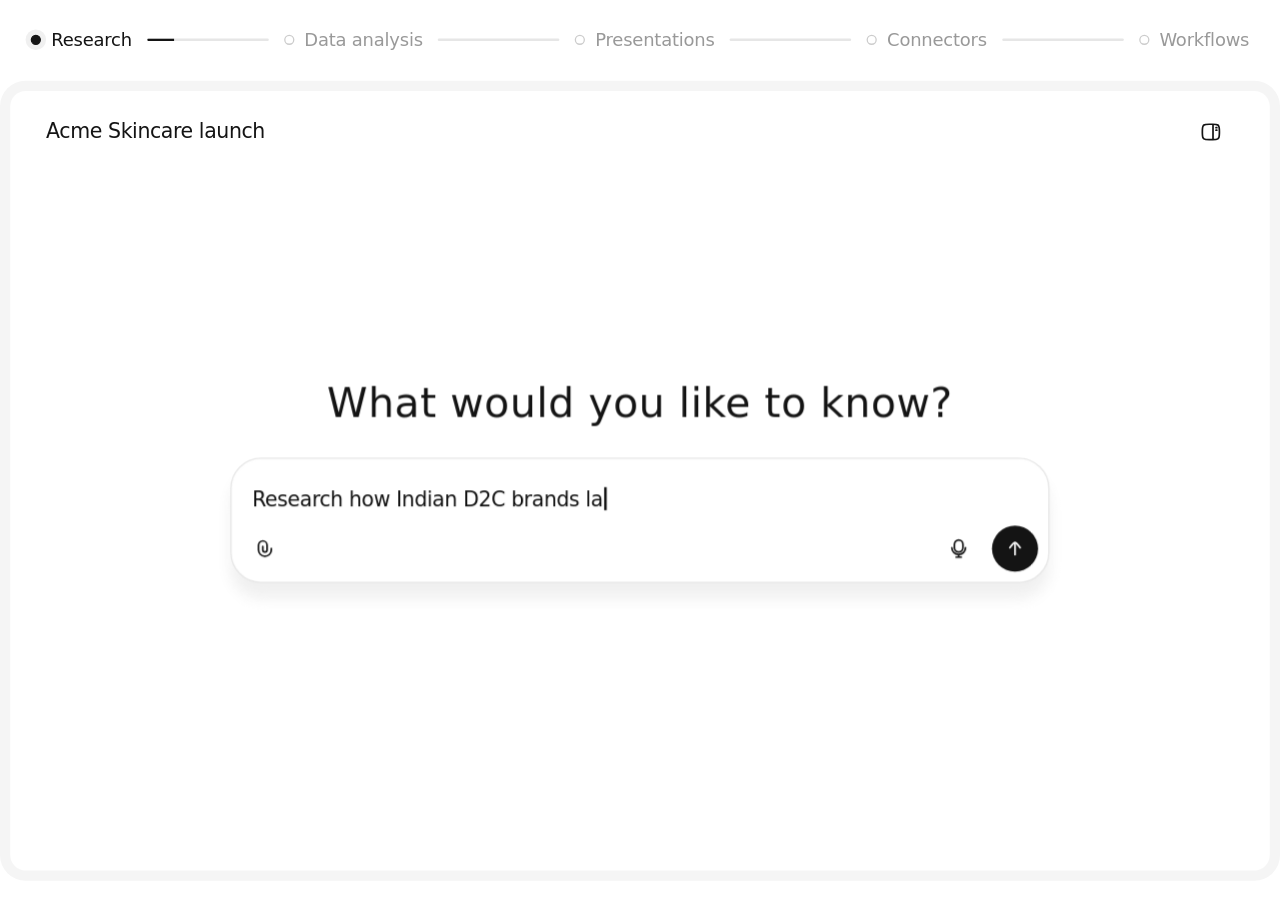
<file: index.html>
<!doctype html>
<html lang="en">
<head>
<meta charset="utf-8">
<meta name="viewport" content="width=device-width, initial-scale=1">
<title>Indus Cowork Demo</title>
<style>
/* Tokens: see design/tokens.css (inlined so this file stays self-contained) */
:root {
  --font-display: "Season Mix", "Inter Display", "Inter", -apple-system, "Segoe UI", system-ui, sans-serif;
  --font-sans:    "Matter", "Inter", -apple-system, "Segoe UI", system-ui, sans-serif;
  --font-mono:    "Matter Mono", ui-monospace, "SF Mono", Menlo, "DejaVu Sans Mono", monospace;
  --weight-regular: 400; --weight-medium: 500; --weight-semibold: 600;

  --text-display-size: 32px;  --text-display-lh: 38.4px;  --text-display-track: 0.4063px;
  --text-title-size:   20px;  --text-title-lh:   24px;    --text-title-track:  -0.4492px;
  --text-body-size:    16px;  --text-body-lh:    24px;    --text-body-track:   -0.3125px;
  --text-heading-size: 16px;  --text-heading-lh: 19.2px;  --text-heading-track:-0.3125px;
  --text-ui-size:      15px;  --text-ui-lh:      21.75px; --text-ui-track:     -0.2344px;
  --text-small-size:   14px;  --text-small-lh:   21px;    --text-small-track:  -0.1504px;
  --text-caption-size: 12px;  --text-caption-lh: 18px;    --text-caption-track: 0;

  --color-ink: #141414; --color-ink-secondary: #525252; --color-ink-muted: #6b7280;
  --color-ink-placeholder: #999999; --color-ink-faint: #b3b3b3; --color-ink-done: #bebebe;
  --color-surface: #ffffff; --color-surface-sunken: #f5f5f5; --color-surface-hover: #f0f0f0; --color-canvas: #f7f5f3;
  --color-border: #e6e6e6; --color-border-subtle: #f0f0f0; --color-border-strong: #cccccc;
  --color-success-bg: #e3f1d8; --color-success-fg: #385418; --color-success-icon: #80ae4d;
  --color-info-bg: #e8effc; --color-danger-bg: #fee2e2; --color-danger-fg: #b42318; --color-warning-bg: #fffbeb; --color-slate: #374151;

  --space-0-5: 2px; --space-1: 4px; --space-2: 8px; --space-3: 12px; --space-4: 16px;
  --space-5: 20px; --space-6: 24px; --space-7: 28px; --space-12: 48px;

  --radius-xs: 4px; --radius-sm: 8px; --radius-md: 12px; --radius-lg: 16px;
  --radius-xl: 20px; --radius-2xl: 24px; --radius-pill: 9999px;

  --size-icon: 16px; --size-icon-btn: 36px; --size-icon-btn-sm: 28px;
  --size-panel-header: 64px; --size-content-max: 720px;

  --shadow-composer: 0 12px 12px #f0f0f0;

  /* Acme Skincare deck (story content, scoped to the slides only) */
  --acme-green: #1f5c4a;
  --acme-cream: #f3efe6;
  --acme-sage:  #5f8f7e;

  /* demo-only layout constants */
  --stage-w: 1000px;
  --timeline-h: 32px;
  --chrome-h: 625px;
  --col-w: 640px;
}

* { box-sizing: border-box; margin: 0; padding: 0; }
html, body { height: 100%; }
body {
  background: var(--color-surface);
  font-family: var(--font-sans);
  color: var(--color-ink);
  -webkit-font-smoothing: antialiased;
  overflow: hidden;
}

/* Stage: fixed design size, scaled to fit its container and centred */
.viewport { position: relative; width: 100%; height: 100%; overflow: hidden; }
.stage {
  position: absolute; left: 50%; top: 50%;
  width: var(--stage-w);
  display: flex; flex-direction: column; gap: var(--space-4);
  transform-origin: center center;
  transform: translate(-50%, -50%);
}

/* ── Capability timeline (sits above the app, separate from the flow) ── */
.timeline {
  height: var(--timeline-h);
  padding: 0 var(--space-6);
  list-style: none;
  display: flex; align-items: center; gap: var(--space-3);
}
.step {
  flex: none;
  display: flex; align-items: center; gap: var(--space-2);
  font-size: var(--text-small-size); line-height: var(--text-small-lh);
  letter-spacing: var(--text-small-track);
  color: var(--color-ink-placeholder);
  transition: color .5s ease;
}
.step .dot {
  width: 8px; height: 8px; border-radius: var(--radius-pill);
  border: 1.5px solid var(--color-border-strong);
  background: var(--color-surface);
  transition: background-color .5s ease, border-color .5s ease, box-shadow .5s ease;
}
.step.is-done { color: var(--color-ink-secondary); }
.step.is-done .dot { background: var(--color-ink); border-color: var(--color-ink); }
.step.is-active { color: var(--color-ink); }
.step.is-active .dot {
  background: var(--color-ink); border-color: var(--color-ink);
  box-shadow: 0 0 0 4px var(--color-surface-hover);
}
.link {
  flex: 1 1 auto; position: relative;
  height: 1.5px; border-radius: var(--radius-pill);
  background: var(--color-border);
  overflow: hidden;
}
.link .fill {
  position: absolute; inset: 0 auto 0 0; width: 0;
  background: var(--color-ink);
}

/* App chrome: grey frame with an inset white panel, as in the Figma frames */
.chrome {
  height: var(--chrome-h);
  background: var(--color-surface-sunken);
  border-radius: var(--radius-xl);
  padding: var(--space-2);
}
.panel {
  position: relative;
  width: 100%; height: 100%;
  background: var(--color-surface);
  border-radius: var(--radius-md);
  overflow: hidden;
  display: flex; flex-direction: column;
}

/* Header */
.header {
  flex: none;
  height: var(--size-panel-header);
  padding: 0 var(--space-7);
  display: flex; align-items: center; justify-content: space-between;
}
.header-title {
  font-size: var(--text-heading-size); line-height: var(--text-heading-lh);
  letter-spacing: var(--text-heading-track);
}
.icon-btn {
  width: var(--size-icon-btn); height: var(--size-icon-btn);
  border-radius: var(--radius-pill);
  display: grid; place-items: center;
  flex: none;
}
.icon-btn svg { width: var(--size-icon); height: var(--size-icon); display: block; }

/* Thread (auto-scrolls like a chat as content arrives) */
.thread-wrap {
  flex: 1 1 auto; min-height: 0;
  display: flex; justify-content: center;
  overflow: hidden;
  -webkit-mask-image: linear-gradient(to bottom, transparent 0, #000 16px);
          mask-image: linear-gradient(to bottom, transparent 0, #000 16px);
}
.thread {
  position: relative;
  width: var(--col-w);
  padding-top: var(--space-5);
  align-self: flex-start;
}
.thread { display: flex; flex-direction: column; gap: var(--space-6); }
.scene { display: flex; flex-direction: column; gap: var(--space-4); }

.user-group { display: flex; flex-direction: column; align-items: flex-end; gap: var(--space-2); }
.bubble {
  max-width: 80%;
  background: var(--color-surface-sunken);
  border-radius: var(--radius-xl);
  padding: var(--space-3) var(--space-4);
  font-size: var(--text-body-size); line-height: var(--text-body-lh);
  letter-spacing: var(--text-body-track);
}

/* Tool-run status line: working (shimmer) swaps to done (check) */
.status-swap { position: relative; height: 24px; }
.status {
  position: absolute; inset: 0 auto auto 0;
  display: flex; align-items: center; gap: var(--space-2);
  height: 24px; white-space: nowrap;
  font-size: var(--text-ui-size); line-height: var(--text-ui-lh);
  letter-spacing: var(--text-ui-track);
  color: var(--color-ink-muted);
}
.status.is-static { position: static; }
.status svg { width: var(--size-icon); height: var(--size-icon); flex: none; }
.shimmer {
  background: linear-gradient(90deg, var(--color-ink-muted) 0%, var(--color-ink-muted) 35%, var(--color-ink-faint) 50%, var(--color-ink-muted) 65%, var(--color-ink-muted) 100%);
  background-size: 300% 100%;
  -webkit-background-clip: text; background-clip: text;
  color: transparent;
}

/* File card (Figma artifact card) */
.file-card {
  display: flex; align-items: center; gap: var(--space-2);
  padding: 10px var(--space-4) 10px var(--space-2);
  background: var(--color-surface);
  border: 1px solid var(--color-border);
  border-radius: var(--radius-lg);
}
.file-card .name {
  font-size: var(--text-ui-size); line-height: 22.5px; letter-spacing: var(--text-ui-track);
}
.file-card .meta {
  font-size: var(--text-caption-size); line-height: var(--text-caption-lh);
  color: var(--color-ink-placeholder);
}
.file-tile {
  width: 36px; height: 36px; flex: none;
  border-radius: var(--radius-sm);
  background: var(--color-success-bg); color: var(--color-success-fg);
  display: grid; place-items: center;
  font-size: 10px; font-weight: var(--weight-semibold); letter-spacing: 0.4px;
}

/* Research: sources + cited answer */
.sources { display: flex; flex-wrap: wrap; gap: var(--space-2); }
.source {
  display: flex; align-items: center; gap: var(--space-2);
  height: 36px;
  padding: 0 var(--space-3) 0 var(--space-1);
  background: var(--color-surface);
  border: 1px solid var(--color-border);
  border-radius: var(--radius-pill);
  font-size: var(--text-small-size); line-height: var(--text-small-lh);
  letter-spacing: var(--text-small-track);
}
.source .cite { width: 26px; height: 26px; }
.source .meta { color: var(--color-ink-placeholder); }
.cite {
  display: inline-grid; place-items: center;
  min-width: 18px; height: 18px; padding: 0 5px;
  border-radius: var(--radius-pill);
  background: var(--color-surface-sunken);
  color: var(--color-ink-secondary);
  font-size: var(--text-caption-size); line-height: 1;
  font-variant-numeric: tabular-nums;
}
.prose p, .prose li {
  font-size: var(--text-body-size); line-height: var(--text-body-lh);
  letter-spacing: var(--text-body-track);
}
.prose strong { font-weight: var(--weight-semibold); }
.answer { display: flex; flex-direction: column; gap: var(--space-3); }
.answer ol { list-style: none; display: flex; flex-direction: column; gap: var(--space-2); }
.answer li { display: grid; grid-template-columns: 22px 1fr; }
.answer li .n { color: var(--color-ink-placeholder); font-variant-numeric: tabular-nums; }
.answer .cite { margin-left: var(--space-1); vertical-align: 2px; }

/* Data analysis: funnel chart */
.card {
  background: var(--color-surface);
  border: 1px solid var(--color-border);
  border-radius: var(--radius-md);
}
.funnel { padding: var(--space-4); display: flex; flex-direction: column; gap: var(--space-4); }
.card-head { display: flex; align-items: baseline; justify-content: space-between; }
.card-title {
  font-size: var(--text-ui-size); line-height: var(--text-ui-lh); letter-spacing: var(--text-ui-track);
  font-weight: var(--weight-medium);
}
.card-meta { font-size: var(--text-caption-size); line-height: var(--text-caption-lh); color: var(--color-ink-placeholder); }
.funnel-body { display: grid; grid-template-columns: 104px 380px 1fr; column-gap: var(--space-3); }
.funnel-col { display: flex; flex-direction: column; }
.funnel-col .row {
  height: 22px; display: flex; align-items: center;
  font-size: var(--text-small-size); line-height: var(--text-small-lh); letter-spacing: var(--text-small-track);
}
.funnel-col .gap { height: 16px; display: flex; align-items: center; font-size: var(--text-caption-size); color: var(--color-ink-placeholder); font-variant-numeric: tabular-nums; }
.funnel-col.labels .row { color: var(--color-ink-secondary); }
.funnel-col.values .row { justify-content: flex-end; font-variant-numeric: tabular-nums; }
.funnel-col.values .gap { justify-content: flex-end; gap: 2px; }
.funnel-col .gap.is-leak { color: var(--color-danger-fg); font-weight: var(--weight-semibold); }
.funnel-svg { display: block; overflow: visible; }
.funnel-svg rect { transform-box: fill-box; transform-origin: center; }
.legend-leak {
  display: flex; align-items: center; gap: var(--space-2);
  font-size: var(--text-caption-size); line-height: var(--text-caption-lh); color: var(--color-ink-secondary);
}
.legend-leak i { width: 10px; height: 10px; border-radius: 2px; background: var(--color-danger-bg); border: 1px solid #f5b5b0; }

/* Presentations: deck artifact with a slide rail + live preview */
.deck { overflow: hidden; }
.deck-head {
  display: flex; align-items: center; gap: var(--space-2);
  padding: var(--space-2) var(--space-3) var(--space-2) var(--space-2);
  border-bottom: 1px solid var(--color-border);
}
.deck-head .file-tile { background: var(--color-info-bg); color: var(--color-slate); }
.deck-head .grow { flex: 1; }
.btn-secondary {
  height: 28px; padding: 0 var(--space-3);
  border-radius: var(--radius-pill); background: var(--color-surface-hover);
  display: inline-flex; align-items: center;
  font-size: var(--text-small-size); letter-spacing: var(--text-small-track);
}
.deck-body {
  background: var(--color-surface-sunken);
  padding: var(--space-3);
  display: flex; justify-content: center; gap: var(--space-3);
}
.rail { display: flex; flex-direction: column; gap: var(--space-2); }
.thumb {
  position: relative; width: 88px; height: 49.5px;
  border-radius: var(--radius-xs);
  background: var(--color-surface-hover);
  overflow: hidden;
}
.thumb.is-selected { box-shadow: 0 0 0 2px var(--color-ink); }
.thumb-num { position: absolute; left: -16px; top: 0; font-size: 10px; color: var(--color-ink-placeholder); }
.rail-item { position: relative; }
.preview {
  position: relative; width: 400px; height: 225px;
  border-radius: var(--radius-sm);
  background: var(--color-surface-hover);
  overflow: hidden;
}
.slide-scale { position: absolute; left: 0; top: 0; transform-origin: 0 0; }

/* Acme Skincare slide template, designed at 480×270 and scaled */
.slide {
  width: 480px; height: 270px;
  padding: 28px 32px;
  display: flex; flex-direction: column;
  font-family: var(--font-display);
  background: var(--acme-cream); color: var(--acme-green);
}
.slide .kicker { font-family: var(--font-sans); font-size: 10px; letter-spacing: 2px; text-transform: uppercase; opacity: .75; }
.slide .title { font-size: 24px; line-height: 28px; letter-spacing: -0.3px; font-weight: var(--weight-medium); margin-top: 8px; }
.slide-cover { background: var(--acme-green); color: var(--acme-cream); justify-content: space-between; }
.slide-cover .title { font-size: 40px; line-height: 44px; letter-spacing: -0.6px; margin-top: 0; }
.slide-cover .rule { width: 48px; height: 2px; background: var(--acme-sage); margin-top: 16px; }
.slide-cover .foot { font-family: var(--font-sans); font-size: 11px; opacity: .75; display: flex; gap: 16px; }
.slide-chart { margin-top: auto; display: grid; grid-template-columns: 1fr 120px; align-items: end; gap: 16px; }
.slide-chart .big { font-size: 44px; line-height: 44px; letter-spacing: -1px; }
.slide-chart .big small { display: block; font-family: var(--font-sans); font-size: 11px; line-height: 15px; letter-spacing: 0; margin-top: 6px; opacity: .8; }
.slide-moves { margin-top: auto; display: grid; grid-template-columns: repeat(3, 1fr); gap: 14px; }
.slide-moves div { border-top: 1.5px solid var(--acme-green); padding-top: 10px; font-family: var(--font-sans); font-size: 12px; line-height: 16px; }
.slide-moves b { display: block; font-family: var(--font-display); font-weight: var(--weight-medium); font-size: 22px; line-height: 26px; color: var(--acme-sage); margin-bottom: 6px; }

/* Connectors */
.section-head { display: flex; flex-direction: column; gap: var(--space-1); }
.section-head .h { font-size: var(--text-body-size); line-height: var(--text-body-lh); letter-spacing: var(--text-body-track); font-weight: var(--weight-medium); }
.section-head .sub { font-size: var(--text-small-size); line-height: var(--text-small-lh); letter-spacing: var(--text-small-track); color: var(--color-ink-placeholder); }
.connectors { display: grid; grid-template-columns: repeat(3, 1fr); gap: var(--space-2); }
.connector {
  background: var(--color-surface);
  border: 1px solid var(--color-border-strong);
  border-radius: var(--radius-md);
  padding: var(--space-4);
  display: flex; flex-direction: column; gap: var(--space-1);
}
.connector .top { display: flex; align-items: center; justify-content: space-between; margin-bottom: var(--space-2); }
.connector .logo { width: 20px; height: 20px; display: block; }
.connector .name { font-size: var(--text-ui-size); line-height: 18px; letter-spacing: var(--text-ui-track); font-weight: var(--weight-medium); }
.connector .desc { font-size: var(--text-small-size); line-height: var(--text-small-lh); letter-spacing: var(--text-small-track); color: var(--color-ink-placeholder); }
.connector .state { position: relative; height: 20px; margin-top: var(--space-2); }
.connector .state > * { position: absolute; left: 0; top: 0; }
.toggle {
  position: relative; width: 32px; height: 18px; flex: none;
  border-radius: var(--radius-pill);
  background: var(--color-border);
}
.toggle .on { position: absolute; inset: 0; border-radius: inherit; background: var(--color-ink); opacity: 0; }
.toggle .knob {
  position: absolute; left: 2px; top: 2px;
  width: 14px; height: 14px; border-radius: var(--radius-pill);
  background: var(--color-surface);
}
.muted-label { font-size: var(--text-caption-size); line-height: 20px; color: var(--color-ink-placeholder); }
.badge {
  display: inline-flex; align-items: center; gap: var(--space-1);
  height: 20px; padding: 0 var(--space-2);
  border-radius: var(--radius-pill);
  font-size: var(--text-caption-size); line-height: var(--text-caption-lh);
  white-space: nowrap;
}
.badge-success { background: var(--color-success-bg); color: var(--color-success-fg); }
.badge-neutral { background: var(--color-surface-sunken); color: var(--color-ink); }
.badge svg { width: 12px; height: 12px; }

/* Workflows: scheduled-task table (Figma "Scheduled tasks") */
.task-table { overflow: hidden; }
.task-grid {
  display: grid;
  grid-template-columns: 212px 106px 64px 112px 1fr;
}
.task-grid > div {
  display: flex; align-items: center;
  padding: 0 10px;
  white-space: nowrap;
  font-size: var(--text-small-size); line-height: var(--text-small-lh); letter-spacing: var(--text-small-track);
}
.task-grid .th { height: 44px; color: var(--color-ink-secondary); border-bottom: 1px solid var(--color-border); }
.task-grid .td { height: 60px; }
.task-name { gap: var(--space-3); font-size: var(--text-ui-size) !important; letter-spacing: var(--text-ui-track) !important; }
.task-icon {
  width: 32px; height: 32px; flex: none;
  border-radius: var(--radius-sm); background: var(--color-info-bg);
  display: grid; place-items: center;
}
.task-icon svg { width: 16px; height: 16px; }
.td.next { color: var(--color-ink-secondary); }

/* Composer */
.composer-wrap { flex: none; display: flex; flex-direction: column; align-items: center; padding: 0 var(--space-7); }
.composer {
  width: var(--col-w);
  background: var(--color-surface);
  border: 1px solid var(--color-border);
  border-radius: var(--radius-2xl);
  box-shadow: var(--shadow-composer);
  padding: var(--space-2);
  display: flex; flex-direction: column; gap: var(--space-2);
  transition: border-color .4s ease;
}
.composer-attach { height: 0; position: relative; }
.composer-attach .file-card { position: absolute; left: 0; top: 0; padding: 6px var(--space-3) 6px 6px; border-radius: var(--radius-md); }
.composer-attach .file-tile { width: 30px; height: 30px; font-size: 9px; }
.composer-input {
  min-height: 28px;
  padding: var(--space-1) var(--space-2) 0;
  font-size: var(--text-body-size); line-height: var(--text-body-lh);
  letter-spacing: var(--text-body-track);
  white-space: nowrap; overflow: hidden;
}
.composer-input .placeholder { color: var(--color-ink-placeholder); }
.caret {
  display: inline-block; width: 1.5px; height: 18px;
  background: var(--color-ink); vertical-align: -3px; margin-left: 1px;
}
.composer-actions { display: flex; align-items: center; gap: var(--space-2); }
.composer-actions .spacer { flex: 1; }
.send { background: var(--color-ink); }
.disclaimer {
  height: 32px; display: grid; place-items: center;
  font-size: var(--text-caption-size); line-height: var(--text-caption-lh);
  color: var(--color-ink-faint);
}

/* Empty state (Figma "Prompt" frame): display heading above a centred composer */
.empty-state {
  position: absolute; left: 0; right: 0;
  display: flex; justify-content: center;
  pointer-events: none;
}
.empty-state h1 {
  font-family: var(--font-display);
  font-weight: var(--weight-medium);
  font-size: var(--text-display-size); line-height: var(--text-display-lh);
  letter-spacing: var(--text-display-track);
  color: var(--color-ink);
}

[data-anim] { will-change: opacity, transform; }
</style>
</head>
<body>
<svg width="0" height="0" style="position:absolute" aria-hidden="true">
  <defs>
    <symbol id="i-check" viewBox="0 0 16 16"><circle cx="8" cy="8" r="6.33" fill="none" stroke="#80ae4d" stroke-width="1.33"/><path d="M5.5 8.2l1.7 1.7 3.3-3.4" fill="none" stroke="#80ae4d" stroke-width="1.33" stroke-linecap="round" stroke-linejoin="round"/></symbol>
    <symbol id="i-spin" viewBox="0 0 16 16"><circle cx="8" cy="8" r="6" fill="none" stroke="#6b7280" stroke-width="1.33" stroke-dasharray="1.5 2.6" stroke-linecap="round"/></symbol>
    <symbol id="i-slack" viewBox="0 0 20 20"><path d="M4.20633 12.6031C4.20633 13.7619 3.26984 14.6984 2.11109 14.6984C0.952344 14.6984 0.0158594 13.7619 0.0158594 12.6031C0.0158594 11.4445 0.952344 10.508 2.11117 10.508H4.20625L4.20633 12.6031ZM5.25398 12.6031C5.25398 11.4445 6.19047 10.508 7.34922 10.508C8.50797 10.508 9.44445 11.4445 9.44445 12.6032V17.8413C9.44445 19 8.50797 19.9366 7.34914 19.9366C6.19055 19.9366 5.25398 19 5.25398 17.8413V12.6031Z" fill="#E01E5A"/><path d="M7.34922 4.19047C6.19047 4.19047 5.25391 3.25398 5.25391 2.09523C5.25391 0.936484 6.19055 0 7.34922 0C8.50789 0 9.44445 0.936484 9.44445 2.09523V4.19055L7.34922 4.19047ZM7.34922 5.25398C8.50797 5.25398 9.44445 6.19047 9.44445 7.34922C9.44445 8.50797 8.50797 9.44445 7.34914 9.44445H2.09531C0.936484 9.44445 0 8.50797 0 7.34914C0 6.19055 0.936484 5.25398 2.09523 5.25398H7.34922Z" fill="#36C5F0"/><path d="M15.7461 7.34922C15.7461 6.19047 16.6826 5.25391 17.8413 5.25391C18.9999 5.25391 19.9366 6.19047 19.9366 7.34922C19.9366 8.50797 19 9.44445 17.8413 9.44445H15.7461V7.34922ZM14.6984 7.34922C14.6984 8.50797 13.7619 9.44445 12.6031 9.44445C11.4445 9.44445 10.508 8.50797 10.508 7.34914V2.09531C10.508 0.936484 11.4445 0 12.6031 0C13.7618 0 14.6984 0.936484 14.6984 2.09523L14.6984 7.34922Z" fill="#2EB67D"/><path d="M12.6031 15.7461C13.7619 15.7461 14.6984 16.6826 14.6984 17.8413C14.6984 18.9999 13.7619 19.9366 12.6031 19.9366C11.4445 19.9366 10.508 19 10.508 17.8413V15.7461H12.6031ZM12.6031 14.6984C11.4445 14.6984 10.508 13.7619 10.508 12.6031C10.508 11.4445 11.4445 10.508 12.6032 10.508H17.8571C19.0159 10.508 19.9524 11.4445 19.9524 12.6032C19.9524 13.762 19.0159 14.6984 17.8571 14.6984H12.6031Z" fill="#ECB22E"/></symbol>
    <symbol id="i-gmail" viewBox="0 0 20 20"><path d="M1.5 6.2v8.6c0 .7.6 1.2 1.2 1.2h2.8V8.9L1.5 6.2z" fill="#4285F4"/><path d="M14.5 16h2.8c.7 0 1.2-.5 1.2-1.2V6.2l-4 2.7V16z" fill="#34A853"/><path d="M14.5 4.6v4.3l4-2.7V5c0-1.2-1.4-1.9-2.4-1.2l-1.6.8z" fill="#FBBC04"/><path d="M5.5 8.9V4.6L10 7.9l4.5-3.3v4.3L10 12.2 5.5 8.9z" fill="#EA4335"/><path d="M1.5 5v1.2l4 2.7V4.6l-1.6-.8C2.9 3.1 1.5 3.8 1.5 5z" fill="#C5221F"/></symbol>
    <symbol id="i-drive" viewBox="0 0 20 20"><path d="M6.6 2.5h6.8l6.1 10.6h-6.8L6.6 2.5z" fill="#FFBA00"/><path d="M6.6 2.5L.5 13.1l3.4 5.9 6.1-10.6-3.4-5.9z" fill="#0F9D58"/><path d="M3.9 19h12.2l3.4-5.9H7.3L3.9 19z" fill="#4285F4"/></symbol>
    <symbol id="i-cal" viewBox="0 0 16 16"><path d="M10.6667 1.33333V4M5.33333 1.33333V4" fill="none" stroke="#141414" stroke-width="1.33333" stroke-linecap="round" stroke-linejoin="round"/><path d="M8.66667 2.66667H7.33333C4.81917 2.66667 3.5621 2.66667 2.78105 3.44771C2 4.22877 2 5.48584 2 8V9.33333C2 11.8475 2 13.1046 2.78105 13.8856C3.5621 14.6667 4.81917 14.6667 7.33333 14.6667H8.66667C11.1808 14.6667 12.4379 14.6667 13.2189 13.8856C14 13.1046 14 11.8475 14 9.33333V8C14 5.48584 14 4.22877 13.2189 3.44771C12.4379 2.66667 11.1808 2.66667 8.66667 2.66667Z" fill="none" stroke="#141414" stroke-width="1.33333" stroke-linecap="round" stroke-linejoin="round"/><path d="M2 6.66667H14" fill="none" stroke="#141414" stroke-width="1.33333" stroke-linecap="round" stroke-linejoin="round"/><path d="M7.997 9.33333H8.003M7.997 12H8.003M10.6607 9.33333H10.6667M5.33333 9.33333H5.33931M5.33333 12H5.33931" fill="none" stroke="#141414" stroke-width="1.33333" stroke-linecap="round" stroke-linejoin="round"/></symbol>
    <symbol id="i-down" viewBox="0 0 12 12"><path d="M6 2.5v7M3 6.5l3 3 3-3" fill="none" stroke="#141414" stroke-width="1.2" stroke-linecap="round" stroke-linejoin="round"/></symbol>
  </defs>
</svg>

<div class="viewport" id="viewport">
  <div class="stage" id="stage" role="img" aria-label="Indus Cowork demo for Acme Skincare: research, data analysis, a launch deck, connecting Slack, Gmail and Drive, and a scheduled weekly update">

    <ol class="timeline" aria-hidden="true">
      <li class="step"><span class="dot"></span>Research</li>
      <li class="link"><span class="fill"></span></li>
      <li class="step"><span class="dot"></span>Data analysis</li>
      <li class="link"><span class="fill"></span></li>
      <li class="step"><span class="dot"></span>Presentations</li>
      <li class="link"><span class="fill"></span></li>
      <li class="step"><span class="dot"></span>Connectors</li>
      <li class="link"><span class="fill"></span></li>
      <li class="step"><span class="dot"></span>Workflows</li>
    </ol>

    <div class="chrome">
      <div class="panel" id="panel">

        <header class="header">
          <div class="header-title">Acme Skincare launch</div>
          <span class="icon-btn" aria-hidden="true">
            <svg viewBox="0 0 16 16" fill="none"><path d="M1.33333 8C1.33333 5.5406 1.33333 4.31089 1.87588 3.4392C2.0766 3.1167 2.32594 2.8362 2.61261 2.61038C3.38744 2.00002 4.48051 2.00002 6.66667 2.00002H9.33333C11.5195 2.00002 12.6125 2.00002 13.3874 2.61038C13.6741 2.8362 13.9234 3.1167 14.1241 3.4392C14.6667 4.31089 14.6667 5.5406 14.6667 8C14.6667 10.4595 14.6667 11.6891 14.1241 12.5609C13.9234 12.8833 13.6741 13.1639 13.3874 13.3897C12.6125 14 11.5195 14 9.33333 14H6.66667C4.48051 14 3.38744 14 2.61261 13.3897C2.32594 13.1639 2.0766 12.8833 1.87588 12.5609C1.33333 11.6891 1.33333 10.4595 1.33333 8Z" stroke="#141414" stroke-width="1.33333"/><path d="M9.66667 2.00002V14" stroke="#141414" stroke-width="1.33333" stroke-linejoin="round"/><path d="M12 4.66671H12.6667M12 6.66673H12.6667" stroke="#141414" stroke-width="1.33333" stroke-linecap="round" stroke-linejoin="round"/></svg>
          </span>
        </header>

        <div class="thread-wrap" id="thread-wrap">
          <div class="thread" id="thread">

            <!-- Scene 1: Research -->
            <section class="scene" data-scene="0">
              <div class="user-group">
                <div class="bubble" data-anim="s1-bubble">Research how Indian D2C brands launch on WhatsApp</div>
              </div>
              <div class="status-swap">
                <div class="status" data-anim="s1-working"><svg data-anim="s1-spin"><use href="#i-spin"/></svg><span class="shimmer" data-anim="s1-shimmer">Searching the web</span></div>
                <div class="status" data-anim="s1-done"><svg><use href="#i-check"/></svg><span>Searched the web · 4 sources</span></div>
              </div>
              <div class="sources">
                <div class="source" data-anim="s1-src-1"><span class="cite">1</span>D2C industry report<span class="meta">2025</span></div>
                <div class="source" data-anim="s1-src-2"><span class="cite">2</span>Founder interview<span class="meta">Podcast</span></div>
                <div class="source" data-anim="s1-src-3"><span class="cite">3</span>Beauty brand case study<span class="meta">Blog</span></div>
                <div class="source" data-anim="s1-src-4"><span class="cite">4</span>WhatsApp Business guide<span class="meta">Docs</span></div>
              </div>
              <div class="answer prose">
                <p data-anim="s1-lead">For <strong>Acme Skincare</strong>, the launches that work follow three moves:</p>
                <ol>
                  <li data-anim="s1-pt-1"><span class="n">1</span><span>Start with click-to-WhatsApp ads, not a website visit.<span class="cite">1</span></span></li>
                  <li data-anim="s1-pt-2"><span class="n">2</span><span>Let catalogue messages and order updates carry the sale, with a person for questions.<span class="cite">2</span><span class="cite">3</span></span></li>
                  <li data-anim="s1-pt-3"><span class="n">3</span><span>Bring buyers back with short reminders, about once a month.<span class="cite">4</span></span></li>
                </ol>
              </div>
            </section>

            <!-- Scene 2: Data analysis (follow-up in the same chat) -->
            <section class="scene" data-scene="1">
              <div class="user-group">
                <div class="file-card" data-anim="s2-file">
                  <span class="file-tile">CSV</span>
                  <div><div class="name">acme-sales.csv</div><div class="meta">CSV · 2.4 MB</div></div>
                </div>
                <div class="bubble" data-anim="s2-bubble">Where are we losing users?</div>
              </div>
              <div class="status-swap">
                <div class="status" data-anim="s2-working"><svg data-anim="s2-spin"><use href="#i-spin"/></svg><span class="shimmer" data-anim="s2-shimmer">Analysing acme-sales.csv</span></div>
                <div class="status" data-anim="s2-done"><svg><use href="#i-check"/></svg><span>Ran code · Analysed acme-sales.csv</span></div>
              </div>
              <div class="card funnel" data-anim="s2-card">
                <div class="card-head"><span class="card-title">WhatsApp funnel · last 30 days</span><span class="legend-leak" data-anim="s2-legend"><i></i>Biggest drop-off</span></div>
                <div class="funnel-body" id="funnel"></div>
              </div>
              <div class="prose" data-anim="s2-note"><p>The biggest leak is after the first chat reply: <strong>2 in 3 shoppers</strong> leave before adding to cart.</p></div>
            </section>

            <!-- Scene 3: Presentations -->
            <section class="scene" data-scene="2">
              <div class="user-group">
                <div class="bubble" data-anim="s3-bubble">Turn this into a launch deck</div>
              </div>
              <div class="status-swap">
                <div class="status" data-anim="s3-working"><svg data-anim="s3-spin"><use href="#i-spin"/></svg><span class="shimmer" data-anim="s3-shimmer">Building slides in the Acme Skincare style</span></div>
                <div class="status" data-anim="s3-done"><svg><use href="#i-check"/></svg><span>Created a 3-slide deck</span></div>
              </div>
              <div class="card deck" data-anim="s3-deck">
                <div class="deck-head">
                  <span class="file-tile">PPT</span>
                  <div class="grow"><div class="name" style="font-size:15px;line-height:22.5px;letter-spacing:-0.2344px">Acme-Skincare-Launch.pptx</div><div class="meta" style="font-size:12px;line-height:18px;color:#999">3 slides · Acme Skincare style</div></div>
                  <span class="btn-secondary">Open</span>
                </div>
                <div class="deck-body">
                  <div class="rail" id="rail"></div>
                  <div class="preview" id="preview"></div>
                </div>
              </div>
            </section>

            <!-- Scene 4: the weekly-update ask needs apps → Connectors -->
            <section class="scene" data-scene="3">
              <div class="user-group">
                <div class="bubble" data-anim="s4-bubble">Share a launch update in #growth every Monday 9 am</div>
              </div>
              <div class="prose" data-anim="s4-head"><p>To post in #growth and attach the deck, connect your apps:</p></div>
              <div class="connectors">
                <div class="connector" data-anim="s4-card-1">
                  <div class="top"><svg class="logo"><use href="#i-slack"/></svg><span class="toggle" data-toggle="1"><span class="on"></span><span class="knob"></span></span></div>
                  <span class="name">Slack</span><span class="desc">Post updates to channels</span>
                  <div class="state"><span class="muted-label" data-off="1">Not connected</span><span class="badge badge-success" data-on="1">Connected</span></div>
                </div>
                <div class="connector" data-anim="s4-card-2">
                  <div class="top"><svg class="logo"><use href="#i-gmail"/></svg><span class="toggle" data-toggle="2"><span class="on"></span><span class="knob"></span></span></div>
                  <span class="name">Gmail</span><span class="desc">Draft and send email</span>
                  <div class="state"><span class="muted-label" data-off="2">Not connected</span><span class="badge badge-success" data-on="2">Connected</span></div>
                </div>
                <div class="connector" data-anim="s4-card-3">
                  <div class="top"><svg class="logo"><use href="#i-drive"/></svg><span class="toggle" data-toggle="3"><span class="on"></span><span class="knob"></span></span></div>
                  <span class="name">Google Drive</span><span class="desc">Read and save files</span>
                  <div class="state"><span class="muted-label" data-off="3">Not connected</span><span class="badge badge-success" data-on="3">Connected</span></div>
                </div>
              </div>
              <div class="status is-static" data-anim="s4-done"><svg><use href="#i-check"/></svg><span>Slack, Gmail and Google Drive connected</span></div>
            </section>

            <!-- Scene 5: Workflows — the scheduled task lands -->
            <section class="scene" data-scene="4">
              <div class="status-swap">
                <div class="status" data-anim="s5-working"><svg data-anim="s5-spin"><use href="#i-spin"/></svg><span class="shimmer" data-anim="s5-shimmer">Creating a scheduled task</span></div>
                <div class="status" data-anim="s5-done"><svg><use href="#i-check"/></svg><span>Scheduled task created</span></div>
              </div>
              <div class="card task-table" data-anim="s5-card">
                <div class="task-grid">
                  <div class="th">Name</div><div class="th">Schedule</div><div class="th">Status</div><div class="th">Target channel</div><div class="th">Next run</div>
                  <div class="td task-name" data-anim="s5-c1"><span class="task-icon"><svg><use href="#i-cal"/></svg></span>Weekly launch update</div>
                  <div class="td" data-anim="s5-c2"><span class="badge badge-success">Mon at 09:00</span></div>
                  <div class="td" data-anim="s5-c3"><span class="badge badge-success" data-anim="s5-active">Active</span></div>
                  <div class="td" data-anim="s5-c4"><span class="badge badge-neutral"><svg><use href="#i-slack"/></svg>#growth</span></div>
                  <div class="td next" data-anim="s5-c5">Mon 12 Oct, 09:00</div>
                </div>
              </div>
              <div class="prose" data-anim="s5-note"><p>Done. The first update goes to #growth on Monday at 9 am, with the deck attached.</p></div>
            </section>

          </div>
        </div>

        <div class="empty-state" id="empty-state" aria-hidden="true"><h1>What would you like to know?</h1></div>

        <div class="composer-wrap" id="composer-wrap">
          <div class="composer" id="composer">
            <div class="composer-attach" id="composer-attach">
              <div class="file-card" id="composer-file"><span class="file-tile">CSV</span><div><div class="name">acme-sales.csv</div></div></div>
            </div>
            <div class="composer-input" id="composer-input"><span class="placeholder">Ask anything…</span></div>
            <div class="composer-actions">
              <span class="icon-btn" aria-hidden="true">
                <svg viewBox="0 0 16 16" fill="none"><path d="M13 8.00007V9.00007C13 11.7615 10.7614 14.0001 8 14.0001C5.23857 14.0001 3 11.7615 3 9.00007V5.33333C3 3.49239 4.49239 2 6.33333 2C8.17427 2 9.66667 3.49239 9.66667 5.33333V9C9.66667 9.92047 8.92047 10.6667 8 10.6667C7.07953 10.6667 6.33333 9.92047 6.33333 9V6.33333" stroke="#141414" stroke-width="1.33333" stroke-linecap="round" stroke-linejoin="round"/></svg>
              </span>
              <span class="spacer"></span>
              <span class="icon-btn" aria-hidden="true">
                <svg viewBox="0 0 16 16" fill="none"><path d="M11.3333 4.66667V7.33333C11.3333 9.17427 9.84093 10.6667 8 10.6667C6.15905 10.6667 4.66667 9.17427 4.66667 7.33333V4.66667C4.66667 2.82572 6.15905 1.33333 8 1.33333C9.84093 1.33333 11.3333 2.82572 11.3333 4.66667Z" stroke="#141414" stroke-width="1.33333"/><path d="M13.3333 7.33333C13.3333 10.2789 10.9455 12.6667 8 12.6667M8 12.6667C5.05448 12.6667 2.66667 10.2789 2.66667 7.33333M8 12.6667V14.6667M8 14.6667H10M8 14.6667H6" stroke="#141414" stroke-width="1.33333" stroke-linecap="round"/></svg>
              </span>
              <span class="icon-btn send" id="send" aria-hidden="true">
                <svg viewBox="0 0 16 16" fill="none"><path d="M8 3.66667V12.6667" stroke="white" stroke-width="1.33333" stroke-linecap="round" stroke-linejoin="round"/><path d="M12 7.33333C12 7.33333 9.05407 3.33334 8 3.33333C6.94587 3.33333 4 7.33333 4 7.33333" stroke="white" stroke-width="1.33333" stroke-linecap="round" stroke-linejoin="round"/></svg>
              </span>
            </div>
          </div>
          <div class="disclaimer" id="disclaimer">AI can make mistakes. Please double-check responses.</div>
        </div>

      </div>
    </div>
  </div>
</div>

<script>
(() => {
  /* ── Timeline helpers ─────────────────────────────────────
     Every frame is a pure function of time, so the loop is seamless
     and any moment can be frozen with ?t=<seconds> for review. */
  const clamp = (v, a = 0, b = 1) => Math.min(b, Math.max(a, v));
  const SOFT = 1.45;     // every fade/slide runs this much longer than its listed duration
  const easeOut = (x) => 1 - Math.pow(1 - x, 4);                      // quartic: gentle settle
  const prog = (t, start, dur) => clamp((t - start) / dur);          // linear 0..1
  const ease = (t, start, dur) => easeOut(prog(t, start, dur * SOFT)); // eased 0..1
  const bump = (t, at, dur) => Math.sin(Math.PI * prog(t, at, dur)); // 0→1→0, for soft presses

  const $ = (sel) => document.querySelector(sel);
  const anim = (name) => document.querySelector(`[data-anim="${name}"]`);

  function enter(el, p, rise = 8, scaleFrom = 1) {
    if (!el) return;
    const s = scaleFrom + (1 - scaleFrom) * p;
    el.style.opacity = p;
    el.style.transform = `translateY(${(1 - p) * rise}px) scale(${s})`;
  }

  const HOLD = 1;        // hold on the last frame before looping
  const FADE = 0.45;     // loop-point fade
  const PACE = 0.92;     // beats play a little slower than listed, for a calmer read

  const panel = $('#panel');
  const threadWrap = $('#thread-wrap');
  const thread = $('#thread');
  const composer = $('#composer');
  const composerWrap = $('#composer-wrap');
  const composerInput = $('#composer-input');
  const composerAttach = $('#composer-attach');
  const composerFile = $('#composer-file');
  const disclaimer = $('#disclaimer');
  const sendBtn = $('#send');
  const emptyState = $('#empty-state');
  const steps = [...document.querySelectorAll('.step')];
  let scrollY = 0, lastT = null;
  const fills = [...document.querySelectorAll('.link .fill')];

  /* ── Composer ─────────────────────────────────────────────── */
  function setComposer(text, caret) {
    if (!text) {
      composerInput.innerHTML = '<span class="placeholder">Ask anything…</span>';
    } else {
      composerInput.textContent = text;
      if (caret) composerInput.insertAdjacentHTML('beforeend', '<span class="caret"></span>');
    }
  }

  // Type the prompt, press send. Only the scene that owns the composer calls this.
  function typePrompt(t, { text, typeStart = 0.3, typeDur = 1.25, sendAt = 1.65 }) {
    const typed = Math.round(text.length * prog(t, typeStart, typeDur));
    const typing = t >= typeStart && t < typeStart + typeDur;
    const caretOn = typing || (t < sendAt && Math.floor(t * 2.5) % 2 === 0);
    setComposer(t < sendAt ? text.slice(0, typed) : '', caretOn);
    sendBtn.style.opacity = t >= typeStart && t < sendAt ? 1 : 0.5;
    sendBtn.style.transform = `scale(${1 - 0.08 * bump(t, sendAt - 0.12, 0.36)})`;
  }
  function idleComposer() {
    setComposer('', false);
    sendBtn.style.opacity = 0.5;
    sendBtn.style.transform = '';
  }

  // "Working…" shimmer line that swaps to a done line with a check
  function statusBeat(t, prefix, inAt, doneAt) {
    const swap = ease(t, doneAt, 0.25);
    anim(`${prefix}-working`).style.opacity = ease(t, inAt, 0.3) * (1 - swap);
    anim(`${prefix}-done`).style.opacity = swap;
    anim(`${prefix}-spin`).style.transform = `rotate(${t * 240}deg)`;
    anim(`${prefix}-shimmer`).style.backgroundPosition = `${100 - ((t * 60) % 300)}% 0`;
  }

  /* ── Empty state (story opening and loop point) ────────────── */
  let lift = 0; // px the composer rises to sit centred under the heading
  function measureEmptyState() {
    const headH = emptyState.offsetHeight;
    const gap = 24; // --space-6, as in the Prompt frame
    const groupTop = (panel.clientHeight - (headH + gap + composer.offsetHeight)) / 2;
    lift = composerWrap.offsetTop - (groupTop + headH + gap);
    emptyState.style.top = groupTop + 'px';
  }
  // 1 = composer centred under the heading, 0 = docked at the bottom
  function setEmptyState(p, headingOpacity) {
    composerWrap.style.transform = `translateY(${-lift * p}px)`;
    emptyState.style.opacity = headingOpacity;
    emptyState.style.transform = `translateY(${-(1 - headingOpacity) * 8}px)`;
    disclaimer.style.opacity = 1 - p;
  }

  /* ── Funnel (built once from data) ─────────────────────────── */
  const FUNNEL = [
    { label: 'Ad clicks', value: 12400 },
    { label: 'Chat started', value: 6200 },
    { label: 'Added to cart', value: 2100 },
    { label: 'Paid', value: 1450 },
  ];
  const LEAK = 1; // the step after this stage loses the most
  const F = { w: 380, barH: 22, gap: 16 };
  (function buildFunnel() {
    const max = FUNNEL[0].value;
    const geo = FUNNEL.map((d, i) => {
      const w = Math.max(24, F.w * d.value / max);
      return { x: (F.w - w) / 2, y: i * (F.barH + F.gap), w };
    });
    const h = geo[geo.length - 1].y + F.barH;
    let links = '', bars = '';
    geo.slice(0, -1).forEach((g, i) => {
      const n = geo[i + 1];
      const pts = `${g.x},${g.y + F.barH} ${g.x + g.w},${g.y + F.barH} ${n.x + n.w},${n.y} ${n.x},${n.y}`;
      links += `<polygon points="${pts}" fill="#f0f0f0" data-link="${i}"/>`;
      if (i === LEAK) links += `<polygon points="${pts}" fill="#fee2e2" data-leak/>`;
    });
    geo.forEach((g, i) => {
      bars += `<rect x="${g.x}" y="${g.y}" width="${g.w}" height="${F.barH}" rx="4" fill="#374151" data-fbar="${i}"/>`;
    });
    const fmt = (v) => v.toLocaleString('en-IN');
    const labels = FUNNEL.map((d, i) => `<div class="row">${d.label}</div>${i < FUNNEL.length - 1 ? '<div class="gap"></div>' : ''}`).join('');
    const values = FUNNEL.map((d, i) => {
      let gap = '';
      if (i < FUNNEL.length - 1) {
        const drop = Math.round((1 - FUNNEL[i + 1].value / d.value) * 100);
        gap = `<div class="gap${i === LEAK ? ' is-leak' : ''}" data-fdrop="${i}">↓ ${drop}%</div>`;
      }
      return `<div class="row">${fmt(d.value)}</div>${gap}`;
    }).join('');
    $('#funnel').innerHTML =
      `<div class="funnel-col labels">${labels}</div>` +
      `<svg class="funnel-svg" width="${F.w}" height="${h}" viewBox="0 0 ${F.w} ${h}">${links}${bars}</svg>` +
      `<div class="funnel-col values">${values}</div>`;
  })();

  /* ── Deck (three Acme Skincare slides, rail + preview) ─────── */
  const SLIDES = [
    `<div class="slide slide-cover"><span class="kicker">Acme Skincare</span><div><div class="title">WhatsApp<br>launch plan</div><div class="rule"></div></div><span class="foot"><span>October 2026</span><span>Growth team</span></span></div>`,
    `<div class="slide"><span class="kicker">02 · Where we lose shoppers</span><div class="title">2 in 3 shoppers leave<br>after the first chat</div>
      <div class="slide-chart"><svg viewBox="0 0 300 92" width="300" height="92">
        <polygon points="0,18 300,18 225,30 75,30" fill="#dfe7e1"/><polygon points="75,48 225,48 175,60 125,60" fill="#e9c9bb"/><polygon points="125,78 175,78 167,90 133,90" fill="#dfe7e1"/>
        <rect x="0" y="0" width="300" height="18" rx="3" fill="#1f5c4a"/><rect x="75" y="30" width="150" height="18" rx="3" fill="#1f5c4a"/><rect x="125" y="60" width="50" height="18" rx="3" fill="#5f8f7e"/>
      </svg><div class="big">66%<small>drop between first chat and add-to-cart</small></div></div></div>`,
    `<div class="slide"><span class="kicker">03 · The plan</span><div class="title">Launch in three moves</div>
      <div class="slide-moves"><div><b>01</b>Click-to-WhatsApp ads, not website visits</div><div><b>02</b>Catalogue and order updates, a person on hand</div><div><b>03</b>A short reminder once a month</div></div></div>`,
  ];
  const rail = $('#rail'), preview = $('#preview');
  const thumbs = [], previews = [];
  SLIDES.forEach((html, i) => {
    rail.insertAdjacentHTML('beforeend',
      `<div class="rail-item"><span class="thumb-num">${i + 1}</span><div class="thumb"><div class="slide-scale" style="transform:scale(${88 / 480})">${html}</div></div></div>`);
    preview.insertAdjacentHTML('beforeend', `<div class="slide-scale" style="transform:scale(${400 / 480})">${html}</div>`);
  });
  rail.querySelectorAll('.thumb').forEach((el) => thumbs.push(el));
  preview.querySelectorAll(':scope > .slide-scale').forEach((el) => previews.push(el));

  /* ── 1 · Research ─────────────────────────────────────────── */
  function research(t) {
    enter(anim('s1-bubble'), ease(t, 1.75, 0.35), 10);
    statusBeat(t, 's1', 1.9, 3.3);
    [2.15, 2.45, 2.75, 3.05].forEach((at, i) => enter(anim(`s1-src-${i + 1}`), ease(t, at, 0.3), 6, 0.96));
    enter(anim('s1-lead'), ease(t, 3.45, 0.35), 6);
    [3.7, 3.95, 4.2].forEach((at, i) => enter(anim(`s1-pt-${i + 1}`), ease(t, at, 0.35), 6));
  }

  /* ── 2 · Data analysis ────────────────────────────────────── */
  function dataAnalysis(t) {
    enter(anim('s2-file'), ease(t, 1.95, 0.35), 10);
    enter(anim('s2-bubble'), ease(t, 2.05, 0.35), 10);
    statusBeat(t, 's2', 2.3, 2.9);
    enter(anim('s2-card'), ease(t, 2.95, 0.35), 8);
    // Bars grow from the centre, stage by stage; then the leak lights up
    FUNNEL.forEach((_, i) => {
      const p = ease(t, 3.1 + i * 0.12, 0.45);
      const bar = document.querySelector(`[data-fbar="${i}"]`);
      bar.style.transform = `scaleX(${Math.max(p, 0.001)})`;
      bar.style.opacity = p > 0 ? 1 : 0;
      if (i < FUNNEL.length - 1) {
        const lp = ease(t, 3.25 + i * 0.12, 0.35);
        document.querySelector(`[data-link="${i}"]`).style.opacity = lp;
        document.querySelector(`[data-fdrop="${i}"]`).style.opacity = lp;
      }
    });
    document.querySelector('[data-leak]').style.opacity = ease(t, 3.9, 0.35);
    enter(anim('s2-legend'), ease(t, 3.95, 0.3), 0);
    enter(anim('s2-note'), ease(t, 4.2, 0.35), 6);
  }

  /* ── 3 · Presentations ────────────────────────────────────── */
  function presentations(t) {
    enter(anim('s3-bubble'), ease(t, 1.75, 0.35), 10);
    statusBeat(t, 's3', 1.9, 3.85);
    enter(anim('s3-deck'), ease(t, 2.1, 0.35), 8);
    // Slides build one at a time; the preview follows the newest, then settles on the cover
    const builds = [2.35, 2.85, 3.35];
    const settle = 3.95;
    builds.forEach((at, i) => { thumbs[i].firstElementChild.style.opacity = ease(t, at, 0.3); });
    // The newest slide fades in on top of the previous one, which stays opaque underneath
    const changes = [[builds[0], 0], [builds[1], 1], [builds[2], 2], [settle, 0]];
    let k = -1;
    changes.forEach(([at], i) => { if (t >= at) k = i; });
    const shown = k < 0 ? -1 : changes[k][1];
    const below = k > 0 ? changes[k - 1][1] : -1;
    const p = k < 0 ? 0 : ease(t, changes[k][0], 0.3);
    previews.forEach((el, i) => {
      el.style.zIndex = i === shown ? 2 : i === below ? 1 : 0;
      el.style.opacity = i === shown ? p : i === below ? 1 : 0;
    });
    thumbs.forEach((el, i) => el.classList.toggle('is-selected', i === shown));
  }

  /* ── 4 · Connectors (prompted by the weekly-update ask) ────── */
  function connectors(t) {
    enter(anim('s4-bubble'), ease(t, 1.75, 0.35), 10);
    enter(anim('s4-head'), ease(t, 2.0, 0.35), 6);
    [2.15, 2.25, 2.35].forEach((at, i) => enter(anim(`s4-card-${i + 1}`), ease(t, at, 0.35), 8));
    [2.75, 3.25, 3.75].forEach((at, i) => {
      const n = i + 1;
      const p = ease(t, at, 0.3);
      const toggle = document.querySelector(`[data-toggle="${n}"]`);
      toggle.querySelector('.on').style.opacity = p;
      toggle.querySelector('.knob').style.transform = `translateX(${14 * p}px)`;
      toggle.style.transform = `scale(${1 - 0.06 * bump(t, at - 0.12, 0.4)})`;
      const swap = ease(t, at + 0.2, 0.3);
      document.querySelector(`[data-off="${n}"]`).style.opacity = 1 - swap;
      const on = document.querySelector(`[data-on="${n}"]`);
      on.style.opacity = swap;
      on.style.transform = `scale(${0.9 + 0.1 * swap})`;
    });
    enter(anim('s4-done'), ease(t, 4.25, 0.35), 6);
  }

  /* ── 5 · Workflows ────────────────────────────────────────── */
  function workflows(t) {
    statusBeat(t, 's5', 0.15, 1.3);
    enter(anim('s5-card'), ease(t, 1.35, 0.35), 8);
    [1.5, 1.6, 1.7, 1.8, 1.9].forEach((at, i) => enter(anim(`s5-c${i + 1}`), ease(t, at, 0.3), 4));
    const a = anim('s5-active');
    const ap = ease(t, 2.3, 0.3);
    a.style.opacity = ap;
    a.style.transform = `scale(${0.8 + 0.2 * ap})`;
    enter(anim('s5-note'), ease(t, 2.7, 0.35), 6);
  }

  /* ── The story: one conversation, one prompt per capability ── */
  const SCENES = [
    { fn: research,      len: 5.6,   prompt: { text: 'Research how Indian D2C brands launch on WhatsApp' }, opensEmpty: true },
    { fn: dataAnalysis,  len: 5.6,   prompt: { text: 'Where are we losing users?', typeStart: 0.95, typeDur: 0.8, sendAt: 1.95 }, attachCsv: true },
    { fn: presentations, len: 5.6,   prompt: { text: 'Turn this into a launch deck' } },
    { fn: connectors,    len: 5.6,   prompt: { text: 'Share a launch update in #growth every Monday 9 am' } },
    { fn: workflows,     len: 4.4 },
  ];
  let acc = 0;
  SCENES.forEach((s) => { s.start = acc; acc += s.len; });
  const TOTAL = acc + HOLD;

  // The CSV is dragged into the composer before the data question is sent
  function csvAttach(t, sendAt) {
    const drop = ease(t, 0.25, 0.5);
    const leave = ease(t, sendAt, 0.3);   // after send, the attachment slot eases shut
    composerAttach.style.height = `${50 * drop * (1 - leave)}px`;
    composerFile.style.opacity = clamp(drop * 3) * (1 - clamp(leave * 2));
    composerFile.style.transform = `translateY(${-(1 - drop) * 56}px) rotate(${-(1 - drop) * 5}deg)`;
    composer.style.borderColor = t > 0.1 && t < 0.75 ? 'var(--color-border-strong)' : '';
  }

  /* ── Auto-scroll: keep the newest content in view, like a chat ── */
  const tracked = [...thread.querySelectorAll('[data-anim]')];
  function offsetWithin(el, root) {
    let y = 0;
    for (let n = el; n && n !== root; n = n.offsetParent) y += n.offsetTop;
    return y;
  }
  function autoscroll() {
    let need = 0;
    tracked.forEach((el) => {
      const o = parseFloat(el.style.opacity);
      if (!(o > 0)) return;
      need = Math.max(need, offsetWithin(el, thread) + el.offsetHeight * Math.min(1, o * 1.5));
    });
    const avail = threadWrap.clientHeight - 12;
    return Math.max(0, need - avail);
  }

  /* ── Frame ────────────────────────────────────────────────── */
  function render(time) {
    const T = ((time % TOTAL) + TOTAL) % TOTAL;
    let idx = SCENES.findIndex((s) => T < s.start + s.len);
    if (idx < 0) idx = SCENES.length - 1;     // the final hold
    const cur = SCENES[idx];
    const local = (T - cur.start) * PACE;

    // Every scene renders at its own local time: past scenes stay finished, future ones stay hidden
    SCENES.forEach((s) => s.fn((T - s.start) * PACE));

    // The current scene owns the composer
    composerAttach.style.height = '0px';
    composerFile.style.opacity = 0;
    composer.style.borderColor = '';
    if (cur.prompt) typePrompt(local, cur.prompt); else idleComposer();
    if (cur.attachCsv) csvAttach(local, cur.prompt.sendAt);
    if (cur.opensEmpty) {
      const sendAt = cur.prompt.sendAt ?? 1.65;
      setEmptyState(1 - ease(local, sendAt, 0.5), 1 - ease(local, sendAt, 0.25));
    } else {
      setEmptyState(0, 0);
    }

    // Glide the chat toward the newest content (time constant ~0.28s), like a real scroll
    const target = autoscroll();
    const dt = lastT === null ? 1e9 : T - lastT;
    scrollY = dt > 0 && dt < 0.5 ? scrollY + (target - scrollY) * (1 - Math.exp(-dt / 0.28)) : target;
    lastT = T;
    thread.style.transform = `translateY(${-scrollY}px)`;

    // Loop point: the conversation fades, then the composer returns to the empty state
    const outStart = TOTAL - 2 * FADE, returnStart = TOTAL - FADE;
    thread.style.opacity = 1 - prog(T, outStart, FADE);
    let reset = 1;
    if (T > outStart) {
      idleComposer();
      setEmptyState(ease(T, returnStart, FADE), ease(T, returnStart + FADE / 3, FADE * 2 / 3));
      reset = 1 - ease(T, outStart, FADE);
    }

    // Capability timeline: done / active / upcoming; the link to the next step fills
    steps.forEach((el, i) => {
      el.classList.toggle('is-done', i < idx && reset > 0.5);
      el.classList.toggle('is-active', i === idx && reset > 0.5);
    });
    fills.forEach((el, i) => {
      const p = i < idx ? 1 : i === idx ? prog(T - cur.start, 0, cur.len) : 0;
      el.style.width = `${p * 100 * reset}%`;
    });
  }

  /* ── Playback ─────────────────────────────────────────────── */
  const params = new URLSearchParams(location.search);
  const frozen = params.has('t') ? parseFloat(params.get('t')) : null;
  const reduceMotion = window.matchMedia('(prefers-reduced-motion: reduce)').matches;
  // Reduced motion: no animation, step through each scene's finished frame every 4s
  const endFrame = (n) => { const s = SCENES[n % SCENES.length]; return s.start + s.len - 0.05; };

  let elapsed = 0, last = null, running = true;
  function tick(now) {
    if (last !== null && running) elapsed += (now - last) / 1000;
    last = now;
    render(reduceMotion ? endFrame(Math.floor(elapsed / 4)) : elapsed);
    requestAnimationFrame(tick);
  }

  /* ── Scale the fixed-size stage to fit, centred ───────────── */
  const stage = $('#stage');
  const viewport = $('#viewport');
  function fit() {
    const s = Math.min(viewport.clientWidth / stage.offsetWidth, viewport.clientHeight / stage.offsetHeight);
    stage.style.transform = `translate(-50%, -50%) scale(${s})`;
  }
  new ResizeObserver(fit).observe(viewport);
  fit();

  measureEmptyState();
  if (document.fonts) document.fonts.ready.then(() => { measureEmptyState(); if (frozen !== null) render(frozen); });

  if (frozen !== null) {
    render(frozen);
  } else {
    document.addEventListener('visibilitychange', () => { running = !document.hidden; });
    if ('IntersectionObserver' in window) {
      new IntersectionObserver(([e]) => { running = e.isIntersecting && !document.hidden; }).observe(stage);
    }
    requestAnimationFrame(tick);
  }
})();
</script>
</body>
</html>
</file>
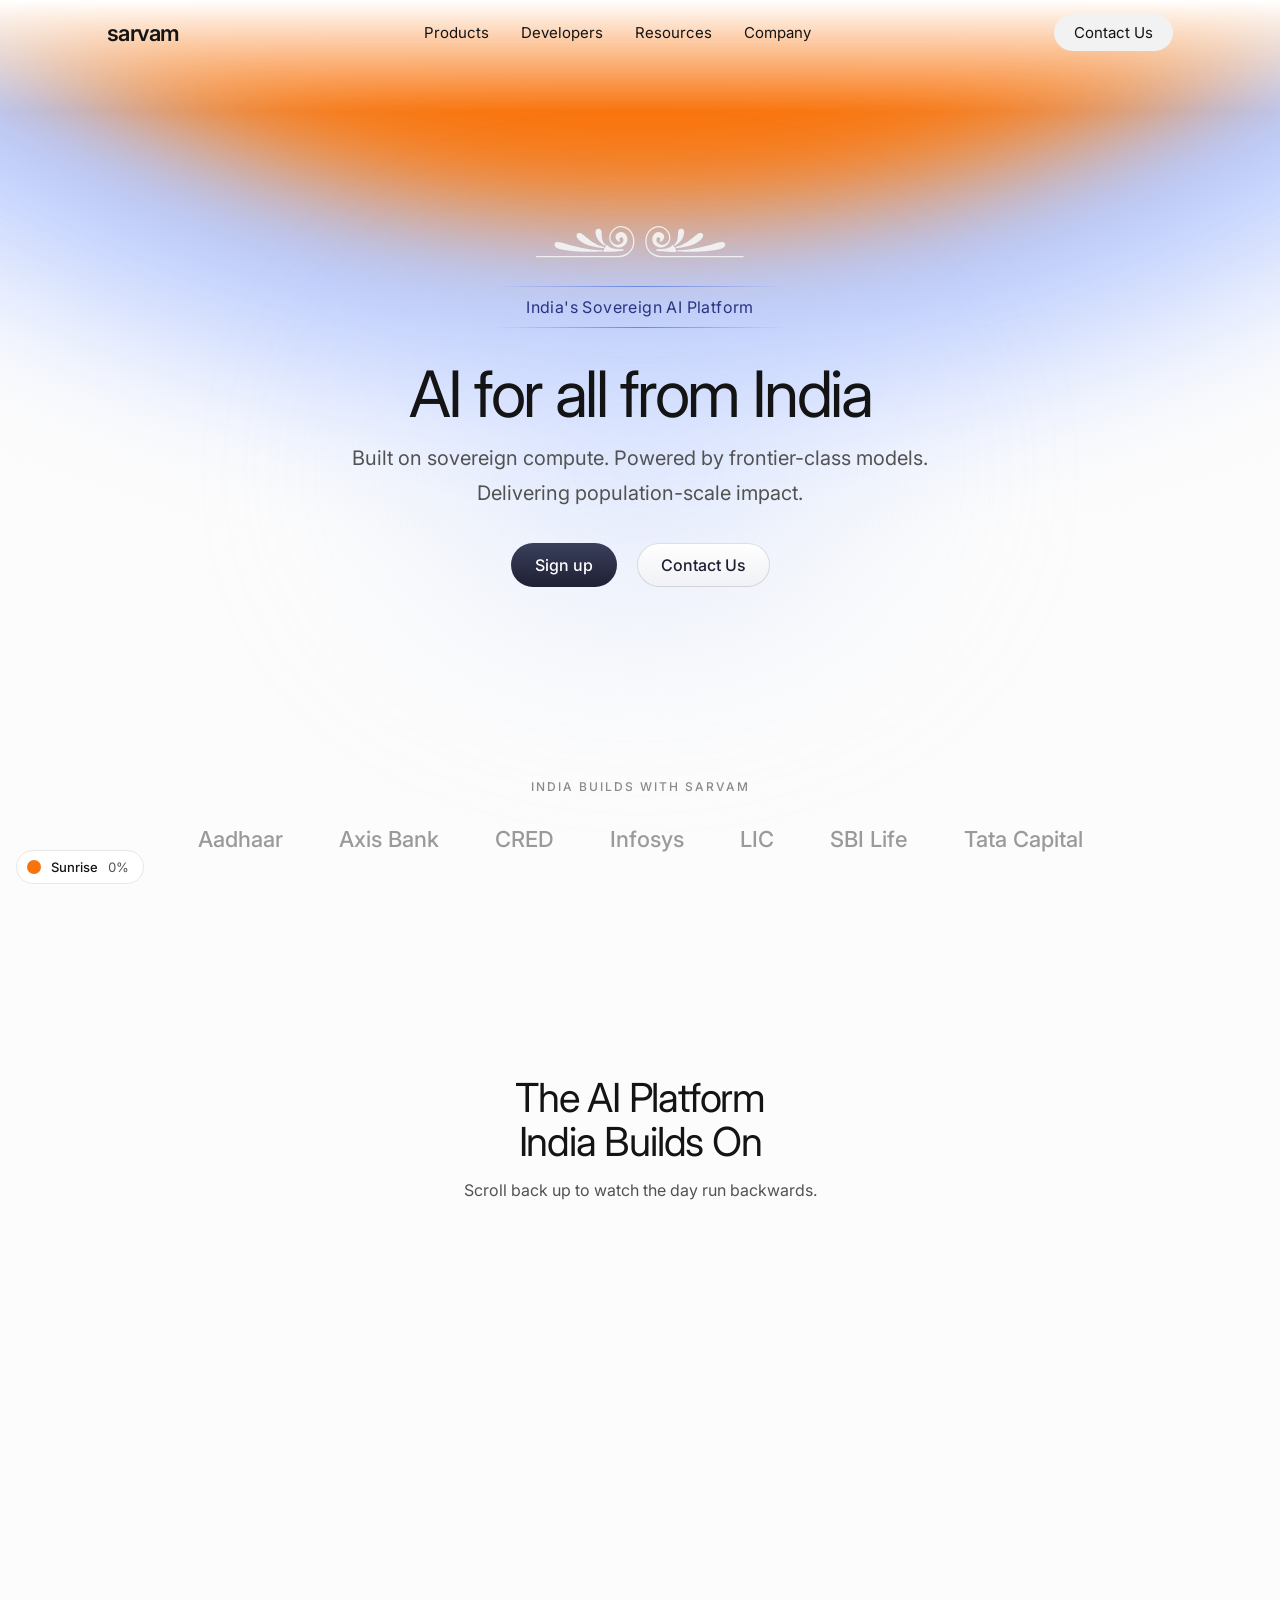
<file: hero-motion/preview/index.html>
<!doctype html>
<html lang="en">
<head>
<meta charset="utf-8">
<meta name="viewport" content="width=device-width, initial-scale=1">
<title>Hero Sunrise Motion</title>
<link rel="preconnect" href="https://fonts.googleapis.com">
<link rel="preconnect" href="https://fonts.gstatic.com" crossorigin>
<link href="https://fonts.googleapis.com/css2?family=Inter:wght@400;500&display=swap" rel="stylesheet">
<style>
/* Stand-in for the home-v3 hero, so the motion can be reviewed without the site.
   The sky / glow markup, the motion CSS and the script match hero-motion.diff;
   the layout around them is hand-written to approximate the site's Tailwind. */
:root {
  --sf: #fcfcfc;
  --tx: #141414;
  --tx-secondary: #525252;
  --tx-tertiary: #8a8a8a;
  --indigo-900: #2a3384;
  --hud-bg: rgba(255, 255, 255, 0.85);
  --hud-border: #e6e6e6;
  --display: "Season Mix", "Inter", -apple-system, "Segoe UI", system-ui, sans-serif;
  --sans: "Matter", "Inter", -apple-system, "Segoe UI", system-ui, sans-serif;
}
/* The hero is a light design on the live site too; it stays light in dark mode. */
@media (prefers-color-scheme: dark) {
  :root:not([data-theme="light"]) { --sf: #fcfcfc; }
}
:root[data-theme="dark"] { --sf: #fcfcfc; }

* { box-sizing: border-box; margin: 0; padding: 0; }
body { background: var(--sf); color: var(--tx); font-family: var(--sans); -webkit-font-smoothing: antialiased; overflow-x: clip; }

.site-header { position: fixed; inset: 0 0 auto; z-index: 100; display: flex; align-items: center; justify-content: space-between; padding: 14px 8.33%; }
.site-header.is-solid { background: #fff; box-shadow: inset 0 -1px 0 #ececec; }
.site-header b { font: 600 22px/1 var(--sans); letter-spacing: -0.5px; }
.site-header nav { display: flex; gap: 32px; font-size: 15px; }
.site-header .pill { font-size: 15px; padding: 9px 20px; border-radius: 999px; background: #f2f2f2; }

/* ---- hero (approximates the Tailwind classes in HomeHero.astro) ---- */
.hero { position: relative; display: flex; flex-direction: column; padding-top: 160px; min-height: 100vh; overflow-x: clip; }
.hero-topfade { position: absolute; top: 0; left: 0; z-index: 10; width: 100%; height: 112px; background: linear-gradient(to bottom, #fff, transparent); }
.hero-sky { position: absolute; inset: 0; z-index: 0; overflow: clip; pointer-events: none; }
.hero-sky__drift { position: absolute; inset: 0; }
.hero-sky img { position: absolute; top: -110%; left: 50%; z-index: 0; max-width: none; translate: -50% 0; scale: 0.9 0.8; pointer-events: none; }
.hero-content { position: relative; z-index: 10; display: flex; flex: 1; flex-direction: column; justify-content: center; align-items: center; width: 83.333%; max-width: 1400px; margin: 0 auto; padding-bottom: 14vh; }
.hero-glow-base, .hero-glow { position: absolute; top: 50%; left: 50%; z-index: -10; width: 600px; height: 400px; translate: -50% -50%; filter: blur(100px); pointer-events: none; }
.hero-glow-base { opacity: 0.4; }
.motif { height: 32px; width: auto; }
.eyebrow { display: flex; flex-direction: column; align-items: center; gap: 10px; margin-top: 28px; }
.eyebrow i { display: block; width: 100%; height: 1px; background: radial-gradient(circle, #6a88e2 0%, transparent 100%); }
.eyebrow p { padding: 0 32px; color: var(--indigo-900); font-size: 16px; letter-spacing: 0.025em; }
.hero h1 { margin-top: 32px; font: 400 64px/1.05 var(--display); letter-spacing: -0.04em; text-align: center; }
.hero .sub { margin-top: 14px; color: var(--tx-secondary); font-size: 20px; line-height: 1.75; text-align: center; }
.ctas { display: flex; flex-wrap: wrap; justify-content: center; gap: 20px; margin-top: 32px; }
.btn { display: inline-flex; align-items: center; min-height: 44px; padding: 14px 24px; border-radius: 999px; font: 500 16px/1 var(--display); text-decoration: none; }
.btn--filled { color: #fff; background: linear-gradient(to bottom, #3a3f5c 0%, #1e2033 100%); }
.btn--outline { color: #1e2033; background: linear-gradient(to bottom, #fff 0%, #f0f1f5 100%); box-shadow: inset 0 0 0 1px rgba(30, 32, 51, 0.14); }
.logos { position: relative; z-index: 10; display: flex; flex-direction: column; align-items: center; gap: 32px; padding-bottom: 48px; }
.logos p { color: var(--tx-tertiary); font-size: 12px; font-weight: 500; letter-spacing: 2px; text-transform: uppercase; }
.logos ul { display: flex; flex-wrap: wrap; justify-content: center; gap: 16px 56px; list-style: none; color: #9a9a9a; font-size: 22px; font-weight: 500; padding: 0 16px; }

.next { padding: 176px 16px 60vh; text-align: center; }
.next h2 { font: 400 40px/1.1 var(--display); letter-spacing: -0.03em; }
.next p { margin-top: 16px; color: var(--tx-secondary); }

@media (max-width: 47.99rem) {
  .site-header nav { display: none; }
  .hero { padding-top: 144px; gap: 32px; }
  .hero-sky img { top: -150%; scale: 0.6; }
  .hero-content { width: 85%; }
  .hero-glow-base, .hero-glow { width: 288px; height: 288px; filter: blur(80px); }
  .hero-glow-base { opacity: 0.3; }
  .hero h1 { font-size: 44px; }
  .hero .sub { font-size: 16px; }
  .logos ul { font-size: 17px; gap: 12px 32px; }
  .next h2 { font-size: 30px; }
}

/* ---- motion: identical to the <style> block in hero-motion.diff ---- */
.hero-sky {
  mask-image: linear-gradient(to bottom, #000 75%, transparent);
}
.hero-sky__drift {
  transform: translate3d(0, calc(var(--hero-sink, 0) * 25%), 0);
  will-change: transform;
}
.hero-sky__golden {
  opacity: var(--hero-golden, 0);
  will-change: opacity;
}
.hero-sky__dusk {
  opacity: var(--hero-dusk, 0);
  will-change: opacity;
}
.hero-glow {
  --hero-glow-max: 0.3;
  will-change: opacity;
}
@media (min-width: 48rem) {
  .hero-glow {
    --hero-glow-max: 0.4;
  }
}
.hero-glow--golden {
  opacity: calc(var(--hero-glow-max) * var(--hero-golden, 0));
}
.hero-glow--dusk {
  opacity: calc(var(--hero-glow-max) * var(--hero-dusk, 0));
}
@media (prefers-reduced-motion: reduce) {
  .hero-sky__drift {
    transform: none;
  }
}

/* ---- review aid (preview only) ---- */
.hud { position: fixed; left: 16px; bottom: 16px; z-index: 200; display: flex; align-items: center; gap: 10px; padding: 8px 14px 8px 10px; border: 1px solid var(--hud-border); border-radius: 999px; background: var(--hud-bg); backdrop-filter: blur(8px); font-size: 13px; color: var(--tx-secondary); font-variant-numeric: tabular-nums; }
.hud__dot { width: 14px; height: 14px; border-radius: 50%; background: #f9730c; }
.hud b { color: var(--tx); font-weight: 500; }
</style>
</head>
<body>

<header class="site-header">
  <b>sarvam</b>
  <nav><span>Products</span><span>Developers</span><span>Resources</span><span>Company</span></nav>
  <span class="pill">Contact Us</span>
</header>

<main>
  <section class="hero" data-hero-motion>
    <div class="hero-topfade" aria-hidden="true"></div>
    <div class="hero-sky" aria-hidden="true">
      <div class="hero-sky__drift">
        <img src="assets/hero-gradient.svg" alt="">
        <img src="assets/hero-gradient-golden.svg" alt="" decoding="async" class="hero-sky__golden">
        <img src="assets/hero-gradient-dusk.svg" alt="" decoding="async" class="hero-sky__dusk">
      </div>
    </div>

    <div class="hero-content">
      <div class="hero-glow-base" style="background: radial-gradient(ellipse, #A5BBFC 0%, #D5E2FF 40%, transparent 70%);" aria-hidden="true"></div>
      <div class="hero-glow hero-glow--golden" style="background: radial-gradient(ellipse, #FFC4A0 0%, #FFE6D6 40%, transparent 70%);" aria-hidden="true"></div>
      <div class="hero-glow hero-glow--dusk" style="background: radial-gradient(ellipse, #D7A9E6 0%, #EFDDF6 40%, transparent 70%);" aria-hidden="true"></div>

      <img class="motif" src="assets/motif.svg" alt="" role="presentation">
      <div class="eyebrow"><i aria-hidden="true"></i><p>India's Sovereign AI Platform</p><i aria-hidden="true"></i></div>
      <h1>AI for all from&nbsp;India</h1>
      <p class="sub">Built on sovereign compute. Powered by frontier-class&nbsp;models.<br>Delivering population-scale&nbsp;impact.</p>
      <div class="ctas">
        <a class="btn btn--filled" href="#">Sign up</a>
        <a class="btn btn--outline" href="#">Contact Us</a>
      </div>
    </div>

    <div class="logos">
      <p>India builds with Sarvam</p>
      <ul><li>Aadhaar</li><li>Axis Bank</li><li>CRED</li><li>Infosys</li><li>LIC</li><li>SBI Life</li><li>Tata Capital</li></ul>
    </div>
  </section>

  <section class="next">
    <h2>The AI Platform<br>India Builds On</h2>
    <p>Scroll back up to watch the day run backwards.</p>
  </section>
</main>

<div class="hud" aria-hidden="true"><span class="hud__dot"></span><b class="hud__phase">Sunrise</b><span class="hud__p">0%</span></div>

<script>
  // ---- identical to the <script> in hero-motion.diff (types removed) ----
  // The day passes while the hero scrolls through the first RANGE of its own height.
  // The sky drifts down by RANGE / 2 of that height (the 25% in the CSS), which
  // starts it at a standstill and hands it back to the page at full speed.
  const RANGE = 0.5;

  const clamp01 = (x) => Math.min(Math.max(x, 0), 1);
  const smoothstep = (from, to, x) => {
    const t = clamp01((x - from) / (to - from));
    return t * t * (3 - 2 * t);
  };

  document.querySelectorAll("[data-hero-motion]").forEach((hero) => {
    let queued = false;
    let last = -1;

    const update = () => {
      queued = false;
      const { top, height } = hero.getBoundingClientRect();
      const p = clamp01(-top / (height * RANGE));
      if (p === last) return;
      last = p;
      hero.style.setProperty("--hero-sink", (1 - (1 - p) ** 2).toFixed(4));
      hero.style.setProperty("--hero-golden", smoothstep(0, 0.6, p).toFixed(4));
      hero.style.setProperty("--hero-dusk", smoothstep(0.4, 1, p).toFixed(4));
    };
    const queue = () => {
      if (queued) return;
      queued = true;
      requestAnimationFrame(update);
    };

    addEventListener("scroll", queue, { passive: true });
    addEventListener("resize", queue);
    update();
  });

  // ---- preview only: phase readout ----
  (() => {
    const header = document.querySelector(".site-header");
    const hero = document.querySelector("[data-hero-motion]");
    const dot = document.querySelector(".hud__dot");
    const phase = document.querySelector(".hud__phase");
    const pct = document.querySelector(".hud__p");
    const cores = ["#f9730c", "#f45a1e", "#dc3d5f"];
    const tick = () => {
      const { top, height } = hero.getBoundingClientRect();
      const p = clamp01(-top / (height * RANGE));
      const i = p < 0.3 ? 0 : p < 0.7 ? 1 : 2;
      phase.textContent = ["Sunrise", "Golden hour", "Dusk"][i];
      dot.style.background = cores[i];
      pct.textContent = Math.round(p * 100) + "%";
      header.classList.toggle("is-solid", scrollY > 40);
    };
    addEventListener("scroll", () => requestAnimationFrame(tick), { passive: true });
    tick();
  })();
</script>
</body>
</html>
</file>
